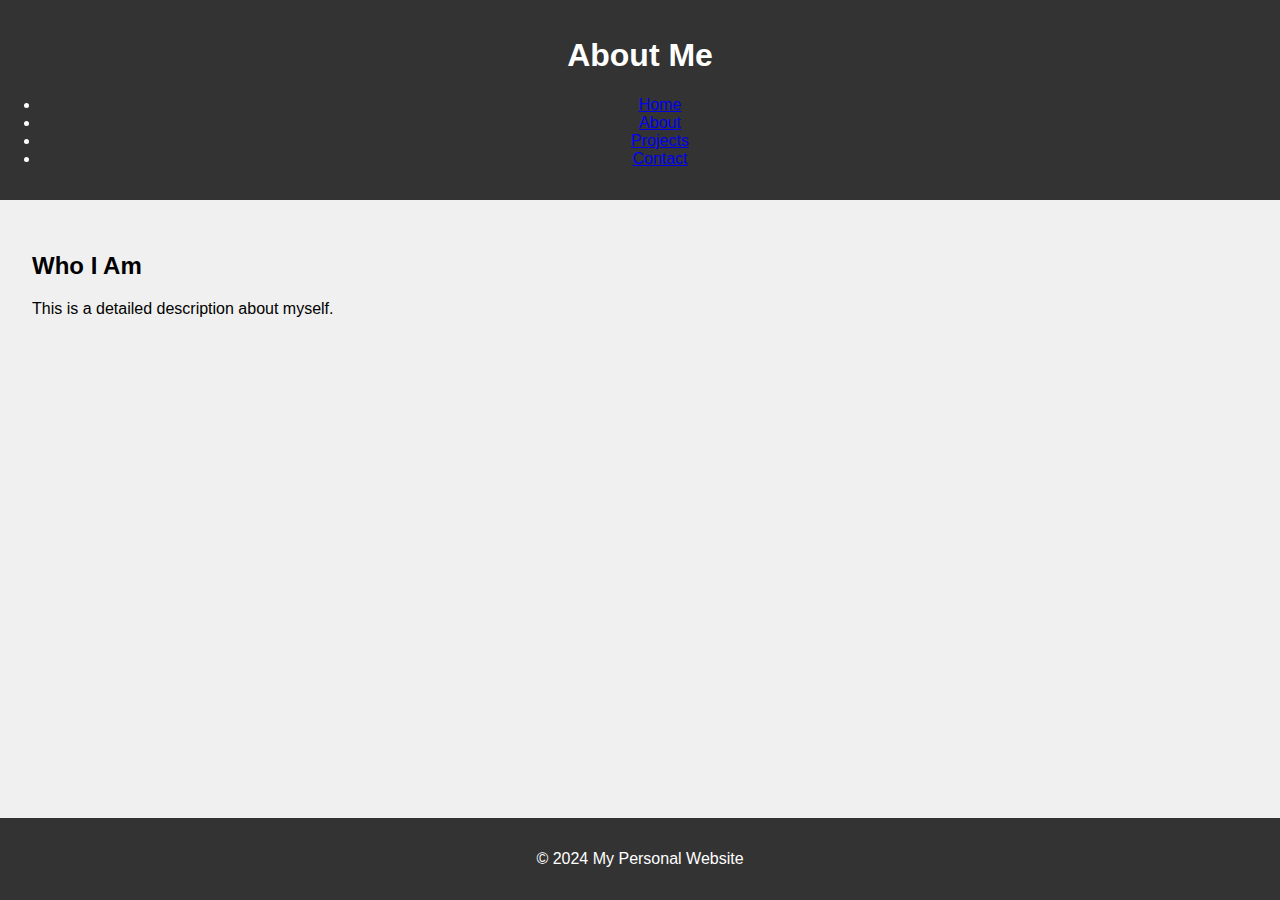
<file: about.html>
<!DOCTYPE html>
<html lang="en">
<head>
    <meta charset="UTF-8">
    <meta name="viewport" content="width=device-width, initial-scale=1.0">
    <title>About Me</title>
    <link rel="stylesheet" href="styles.css">
</head>
<body>
    <header>
        <h1>About Me</h1>
        <nav>
            <ul>
                <li><a href="index.html">Home</a></li>
                <li><a href="about.html">About</a></li>
                <li><a href="projects.html">Projects</a></li>
                <li><a href="contact.html">Contact</a></li>
            </ul>
        </nav>
    </header>
    <main>
        <section>
            <h2>Who I Am</h2>
            <p>This is a detailed description about myself.</p>
        </section>
    </main>
    <footer>
        <p>&copy; 2024 My Personal Website</p>
    </footer>
</body>
</html>
</file>
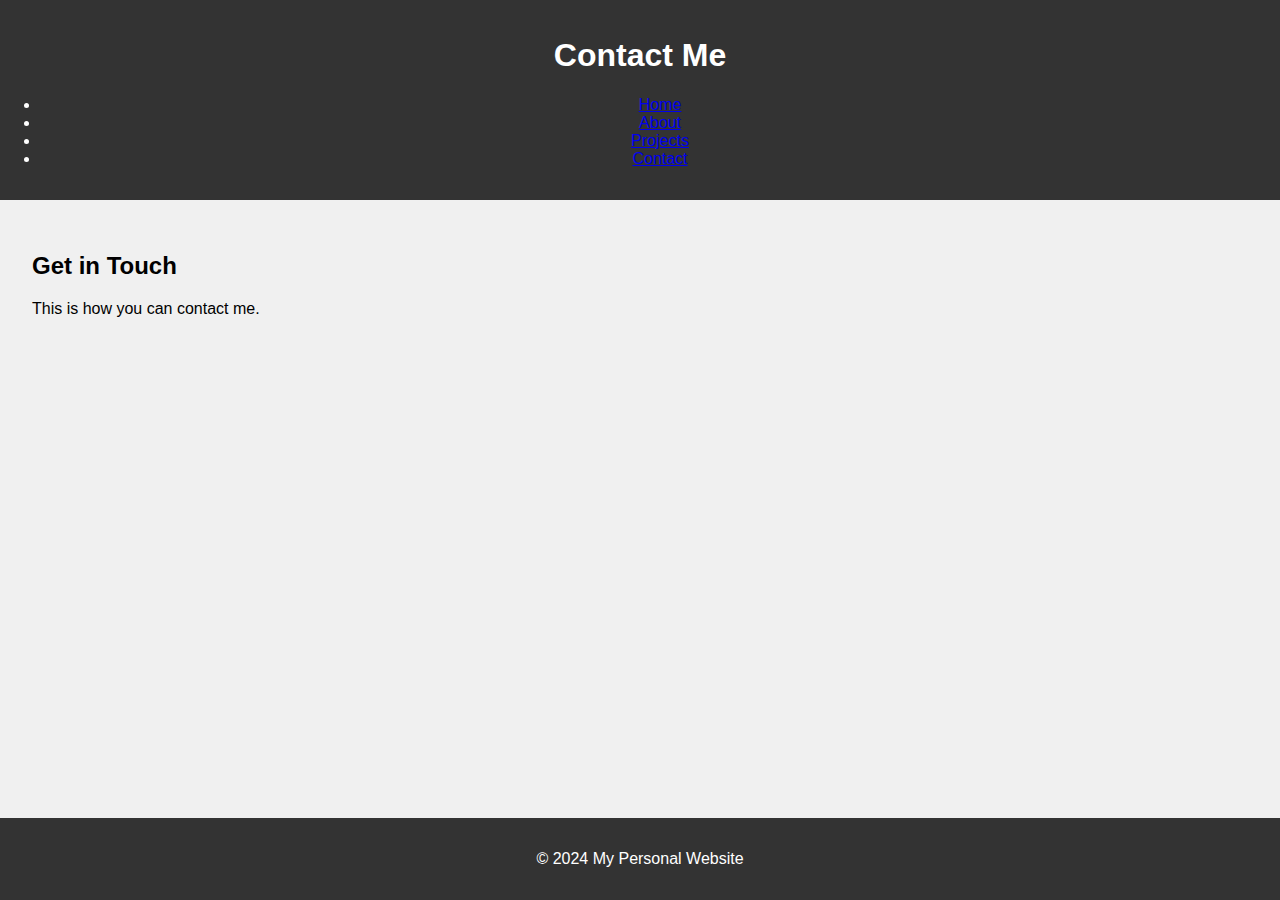
<file: contact.html>
<!DOCTYPE html>
<html lang="en">
<head>
    <meta charset="UTF-8">
    <meta name="viewport" content="width=device-width, initial-scale=1.0">
    <title>Contact Me</title>
    <link rel="stylesheet" href="styles.css">
</head>
<body>
    <header>
        <h1>Contact Me</h1>
        <nav>
            <ul>
                <li><a href="index.html">Home</a></li>
                <li><a href="about.html">About</a></li>
                <li><a href="projects.html">Projects</a></li>
                <li><a href="contact.html">Contact</a></li>
            </ul>
        </nav>
    </header>
    <main>
        <section>
            <h2>Get in Touch</h2>
            <p>This is how you can contact me.</p>
        </section>
    </main>
    <footer>
        <p>&copy; 2024 My Personal Website</p>
    </footer>
</body>
</html>
</file>
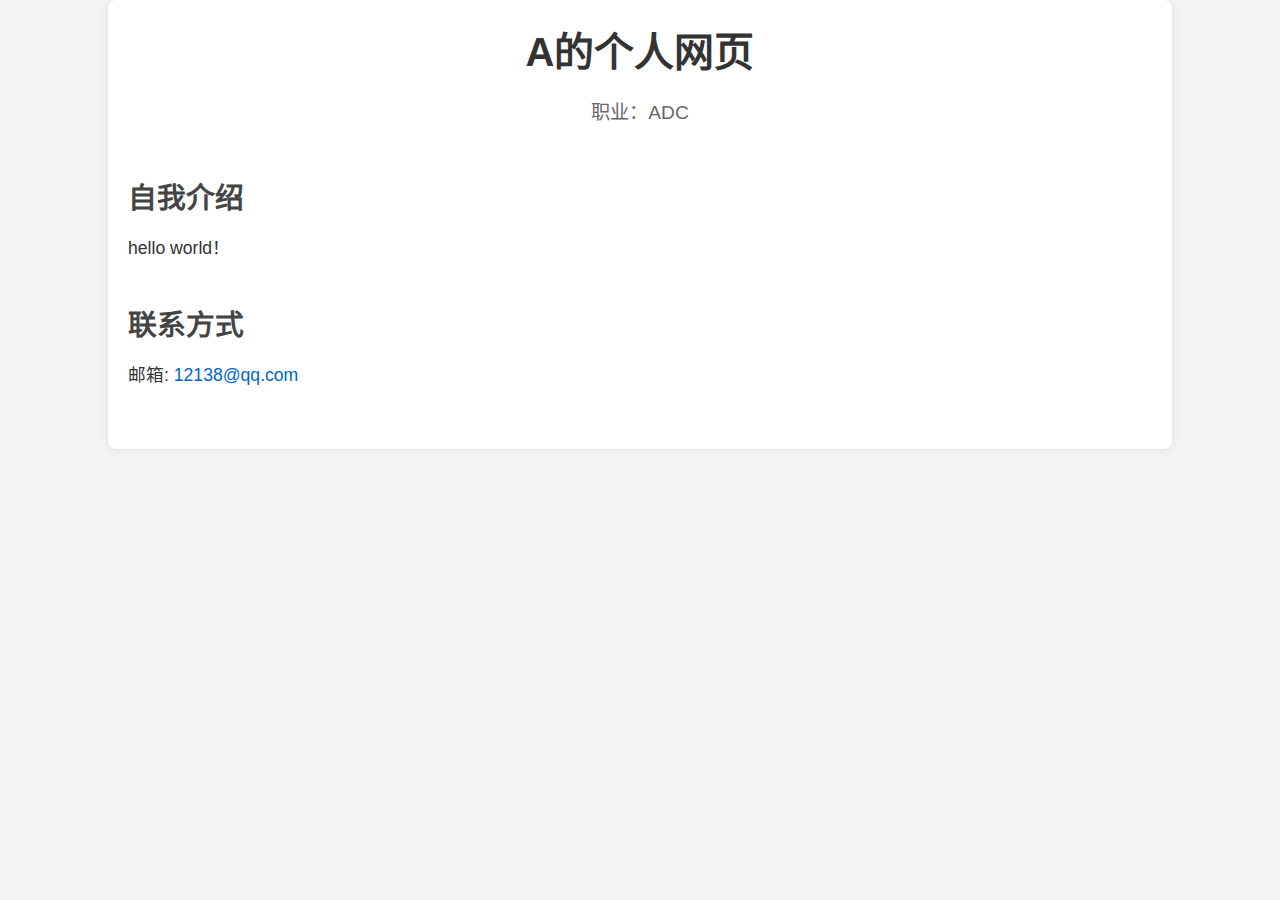
<file: myweb.html>
<!DOCTYPE html>
<html lang="zh-CN">
<head>
    <meta charset="UTF-8">
    <meta name="viewport" content="width=device-width, initial-scale=1.0">
    <title>A的个人网页</title>
    <style>
        body {
            font-family: Arial, sans-serif;
            background-color: #f4f4f4;
            color: #333;
            margin: 0;
            padding: 0;
        }
        .container {
            width: 80%;
            max-width: 1200px;
            margin: 0 auto;
            padding: 20px;
            background-color: #fff;
            box-shadow: 0 0 10px rgba(0,0,0,0.1);
            border-radius: 8px;
        }
        header {
            text-align: center;
            margin-bottom: 50px;
        }
        header h1 {
            font-size: 2.5em;
            margin: 0;
        }
        header p {
            font-size: 1.2em;
            color: #666;
        }
        section {
            margin-bottom: 40px;
        }
        section h2 {
            font-size: 1.8em;
            margin-bottom: 10px;
            color: #444;
        }
        section p {
            font-size: 1.1em;
            line-height: 1.6;
        }
        .contact {
            font-size: 1.1em;
            line-height: 1.6;
        }
        .contact a {
            color: #0066cc;
            text-decoration: none;
        }
        .contact a:hover {
            text-decoration: underline;
        }
    </style>
</head>
<body>
    <div class="container">
        <header>
            <h1>A的个人网页</h1>
            <p>职业：ADC</p>
        </header>
        <section>
            <h2>自我介绍</h2>
            <p>hello world！</p>
        </section>
        <section>
            <h2>联系方式</h2>
            <p class="contact">
                邮箱: <a href="mailto:12138@qq.com">12138@qq.com</a>
            </p>
        </section>
    </div>
</body>
</html>
</file>
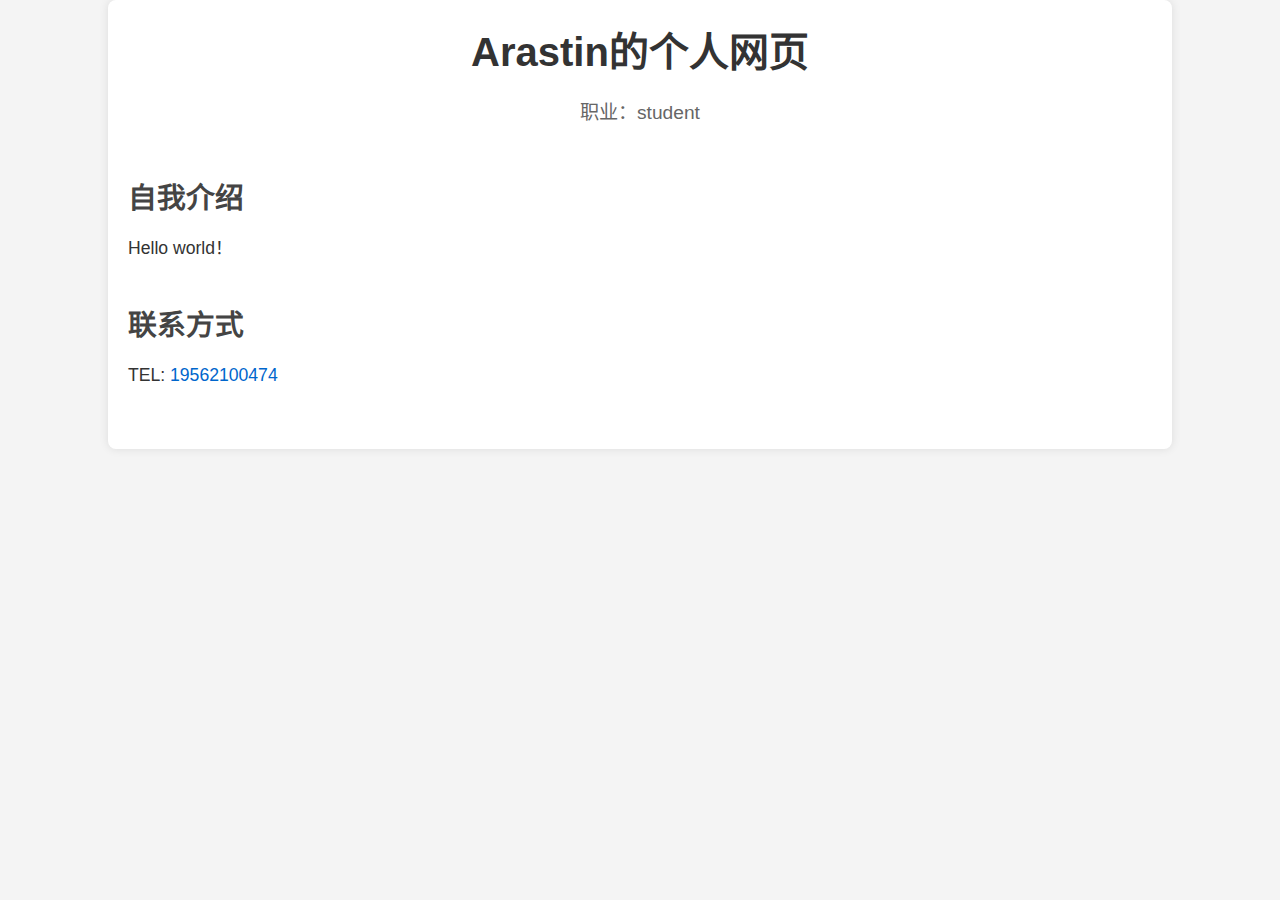
<file: newweb.html>
<!DOCTYPE html>
<html lang="zh-CN">
<head>
    <meta charset="UTF-8">
    <meta name="viewport" content="width=device-width, initial-scale=1.0">
    <title>Arastin的个人网页</title>
    <style>
        body {
            font-family: Arial, sans-serif;
            background-color: #f4f4f4;
            color: #333;
            margin: 0;
            padding: 0;
        }
        .container {
            width: 80%;
            max-width: 1200px;
            margin: 0 auto;
            padding: 20px;
            background-color: #fff;
            box-shadow: 0 0 10px rgba(0,0,0,0.1);
            border-radius: 8px;
        }
        header {
            text-align: center;
            margin-bottom: 50px;
        }
        header h1 {
            font-size: 2.5em;
            margin: 0;
        }
        header p {
            font-size: 1.2em;
            color: #666;
        }
        section {
            margin-bottom: 40px;
        }
        section h2 {
            font-size: 1.8em;
            margin-bottom: 10px;
            color: #444;
        }
        section p {
            font-size: 1.1em;
            line-height: 1.6;
        }
        .contact {
            font-size: 1.1em;
            line-height: 1.6;
        }
        .contact a {
            color: #0066cc;
            text-decoration: none;
        }
        .contact a:hover {
            text-decoration: underline;
        }
    </style>
</head>
<body>
    <div class="container">
        <header>
            <h1>Arastin的个人网页</h1>
            <p>职业：student</p>
        </header>
        <section>
            <h2>自我介绍</h2>
            <p>Hello world！</p>
        </section>
        <section>
            <h2>联系方式</h2>
            <p class="contact">
                TEL: <a href="mailto:19562100474">19562100474</a>
            </p>
        </section>
    </div>
</body>
</html>
</file>
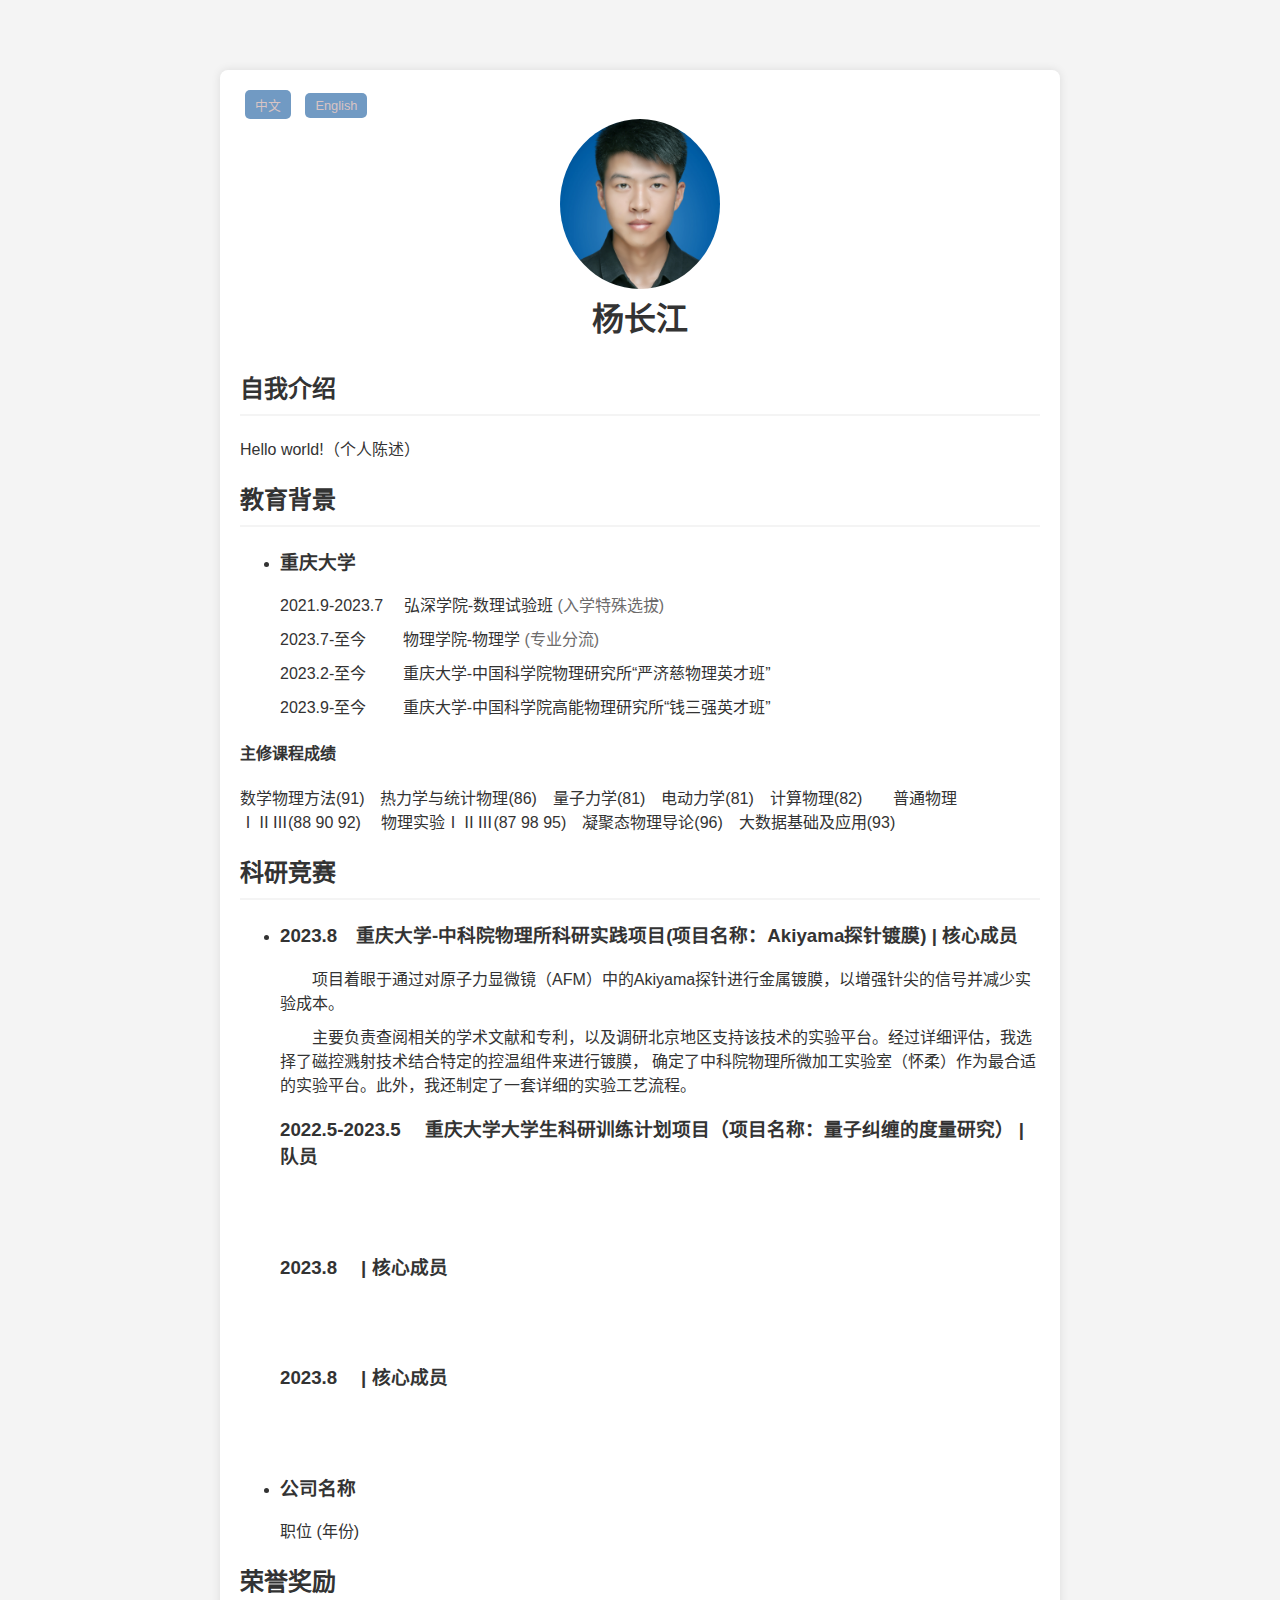
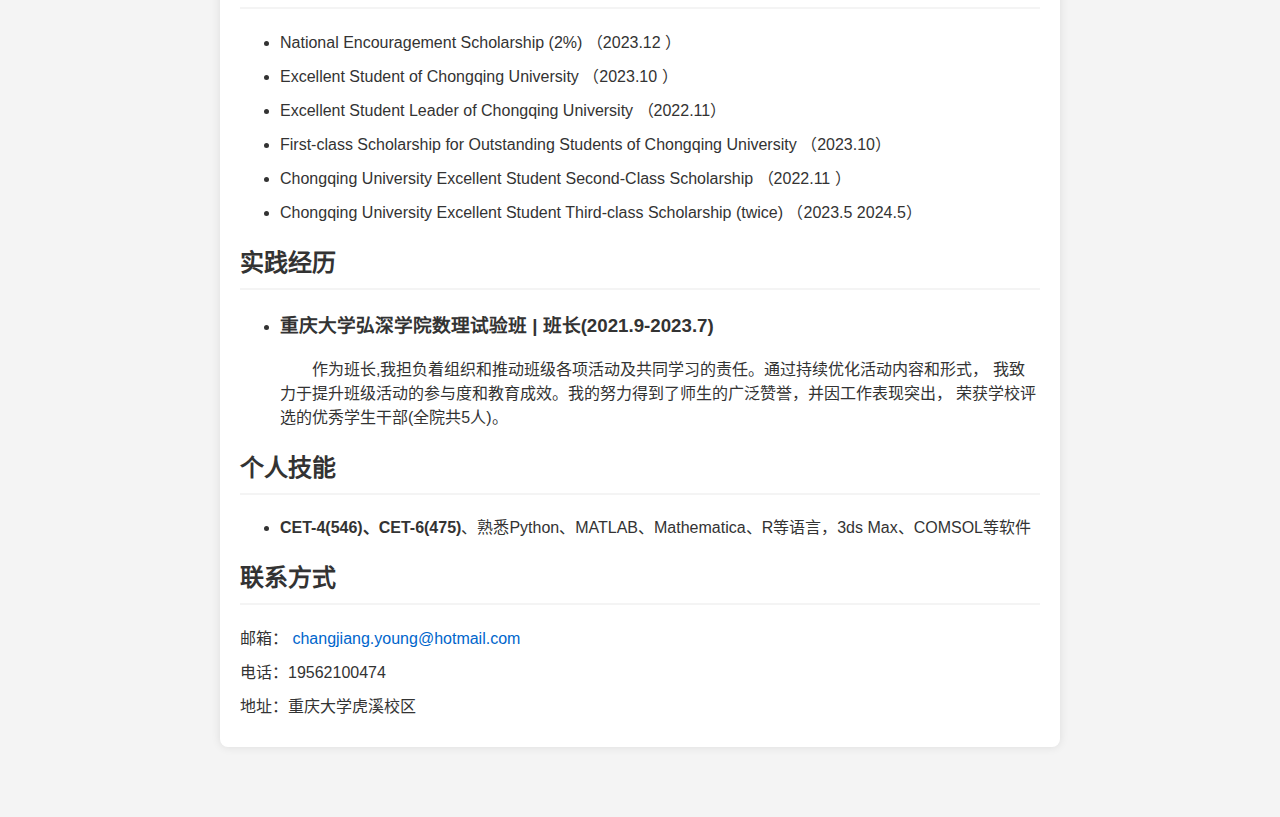
<file: 双语简易版.html>
<!DOCTYPE html>
<html lang="zh-CN">
<head>
    <meta charset="UTF-8">
    <meta name="viewport" content="width=device-width, initial-scale=1.0">
    <title>People-长江</title>
    <style>
        body {
            font-family: Arial, sans-serif;
            background-color: #f4f4f4;
            color: #333;
            margin: 0;
            padding: 20px;
        }
        .container {
            max-width: 800px;
            margin: 50px auto; 
            background-color: #fff;
            padding: 20px;
            border-radius: 8px;
            box-shadow: 0 0 10px rgba(0, 0, 0, 0.1);
        }
        .header {
            text-align: center;
            margin-bottom: 30px;
        }
        .header img {
            border-radius: 50%;
            width: 160px;
            height: 170px;
            object-fit: cover;
        }
        h1 {
            margin: 0;
            font-size: 2em;
        }
        p {
            padding:0px;
            margin: 10px 0;
        }                 
        h2 {
            border-bottom: 2px solid #f4f4f4;
            padding-bottom: 10px;
        }
        .contact a {
            color: #0066cc;
            text-decoration: none;
        }
        .contact a:hover {
            text-decoration: underline;
        }
        .language-switcher {
            text-align: absolute;
            top: 20px;
            right: 20px;
        }
        .language-switcher button {
            background-color: #719ac3;
            color: rgb(216, 196, 196);
            border: none;
            padding: 5px 10px;
            margin: 0 5px;
            cursor: pointer;
            border-radius: 5px;
            font-size: 0.8em;
        }
        .language-switcher button:hover {
            background-color: #5d9bde;
        }
    </style>
</head>



<body>
    <div class="container">
        <div class="language-switcher">
            <button onclick="switchLanguage('zh')">中文</button>
            <button onclick="switchLanguage('en')">English</button>
        </div>

        <div class="header">
            <img src="蓝底证件照.jpg" alt="个人照片"  width="160" height="170">
            <h1>杨长江</h1> 
            <!-- <p>中共党员</p>  -->
        </div>
        <section>
            <h2 id="about-title">自我介绍</h2>
            <p id="about-text">Hello world!（个人陈述）</p>
        </section>
        <section><!--教育经历 -->
            <h2 id="about-">教育背景</h2>
            <div class="education">
                <ul>
                    <li>
                        <h3>重庆大学</h3>
                        <p>2021.9-2023.7&emsp;&nbsp;弘深学院-数理试验班&nbsp;<span style="color: #6d6b6b;">(入学特殊选拔)</span></p>
                        <p>2023.7-至今&emsp;&emsp;&nbsp;物理学院-物理学&nbsp;<span style="color: #6d6b6b;">(专业分流)</span></p>
                        <p>2023.2-至今&emsp;&emsp;&nbsp;重庆大学-中国科学院物理研究所“严济慈物理英才班”</p>
                        <p>2023.9-至今&emsp;&emsp;&nbsp;重庆大学-中国科学院高能物理研究所“钱三强英才班”</p>  
                    </li>
                </ul>
              
                    
                        <h4>主修课程成绩</h4>
                        <p>数学物理方法(91)&emsp;热力学与统计物理(86)&emsp;量子力学(81)&emsp;电动力学(81)&emsp;计算物理(82)
                            &nbsp;&nbsp;&nbsp;&nbsp;&nbsp;&nbsp;普通物理ⅠⅡⅢ(88&nbsp;90&nbsp;92)&emsp;
                            物理实验ⅠⅡⅢ(87&nbsp;98&nbsp;95)&emsp;凝聚态物理导论(96)&emsp;大数据基础及应用(93)
                        </p>
                    

                
            </div>
        </section>
        <section><!--科研竞赛-->
            <h2>科研竞赛</h2>
            <div class="experience">
                <ul>
                    <li>
                        <h3>2023.8&emsp;重庆大学-中科院物理所科研实践项目(项目名称：Akiyama探针镀膜)&nbsp;| 核心成员</h3>
                        <p>&emsp;&emsp;项目着眼于通过对原子力显微镜（AFM）中的Akiyama探针进行金属镀膜，以增强针尖的信号并减少实验成本。</p>
                        <p>&emsp;&emsp;主要负责查阅相关的学术文献和专利，以及调研北京地区支持该技术的实验平台。经过详细评估，我选择了磁控溅射技术结合特定的控温组件来进行镀膜，
                            确定了中科院物理所微加工实验室（怀柔）作为最合适的实验平台。此外，我还制定了一套详细的实验工艺流程。</p>

                        <h3>2022.5-2023.5&emsp; 重庆大学大学生科研训练计划项目（项目名称：量子纠缠的度量研究） | 队员</h3>
                        <p>&emsp;&emsp;</p>
                        <p>&emsp;&emsp;</p>

                        <h3>2023.8&emsp; | 核心成员</h3>
                        <p>&emsp;&emsp;</p>
                        <p>&emsp;&emsp;</p>

                        <h3>2023.8&emsp; | 核心成员</h3>
                        <p>&emsp;&emsp;</p>
                        <p>&emsp;&emsp;</p>

                            
                            
                    </li>
                    <li>
                        <h3>公司名称</h3>
                        <p>职位 (年份)</p>
                    </li>
                </ul>
            </div>
        </section>
        <section><!--荣誉奖励-->
            <h2>荣誉奖励</h2>
            <div class="Awards">
                <ul>
                    <li>
                        <p>National Encouragement Scholarship (2%) （2023.12 ）</p>
                    </li>
                    <li>
                        <p>Excellent Student of Chongqing University （2023.10 ）</p>
                    </li>
                    <li>
                        <p>Excellent Student Leader of Chongqing University （2022.11）</p>
                    </li>
                    <li>
                        <p>First-class Scholarship for Outstanding Students of Chongqing University （2023.10）</p>
                    </li>
                    <li>
                        <p>Chongqing University Excellent Student Second-Class Scholarship （2022.11 ）</p>
                    </li>
                    <li>
                        <p>Chongqing University Excellent Student Third-class Scholarship (twice) （2023.5  2024.5） </p>
                    </li>
                </ul>
            </div>
        </section>
        <section><!--实践经历-->
            <h2>实践经历</h2>
            <div class="Experienced social practice">
                <ul>
                    <li>
                        <h3>重庆大学弘深学院数理试验班 | 班长(2021.9-2023.7)</h3>
                        <p> &emsp;&emsp;作为班长,我担负着组织和推动班级各项活动及共同学习的责任。通过持续优化活动内容和形式，
                            我致力于提升班级活动的参与度和教育成效。我的努力得到了师生的广泛赞誉，并因工作表现突出，
                            荣获学校评选的优秀学生干部(全院共5人)。</p>
                    </li>
                </ul>
            </div>
        </section>
        <section><!--个人技能-->
            <h2>个人技能</h2>
            <div class="skill">
                <ul>
                    <li>
                        <p><span style="font-weight: bold;">CET-4(546)、CET-6(475)</span>、熟悉Python、MATLAB、Mathematica、R等语言，3ds Max、COMSOL等软件</p>
                    </li>
                <ul>
        </section>
        <section><!--联系方式超链接-->
            <h2>联系方式</h2>
            <p class="contact">
                邮箱： <a href="mailto:changjiang.young@hotmail.com">changjiang.young@hotmail.com</a>
            </p>
            <p>电话：19562100474</p>
            <p>地址：重庆大学虎溪校区</p>
        </section>
    </div>
    <script>
        const content = {
            zh: {
                name: "杨长江",
                aboutTitle: "自我介绍",
                aboutText: "hello world!",
                contactTitle: "联系方式",
                email: "changjiang.young@hotmail.com"
            },
            en: {
                name: "Chungyon Young",
                aboutTitle: "About Me",
                aboutText: "hello world!",
                contactTitle: "Contact",
                email: "changjiang.young@hotmail.com"
            }
        };

        function switchLanguage(lang) {
            document.getElementById('name').innerText = content[lang].name;
            document.getElementById('about-title').innerText = content[lang].aboutTitle;
            document.getElementById('about-text').innerText = content[lang].aboutText;
            document.getElementById('contact-title').innerText = content[lang].contactTitle;
            document.getElementById('email-link').innerText = content[lang].email;
        }
    </script>
</body>
</html>
</file>
<file: styles.css>
body {
    font-family: Arial, sans-serif;
    margin: 0;
    padding: 0;
    background-color: #f0f0f0;
}

header {
    background-color: #333;
    color: white;
    padding: 1em 0;
    text-align: center;
}

main {
    padding: 2em;
}

footer {
    background-color: #333;
    color: white;
    text-align: center;
    padding: 1em 0;
    position: fixed;
    width: 100%;
    bottom: 0;
}
</file>
